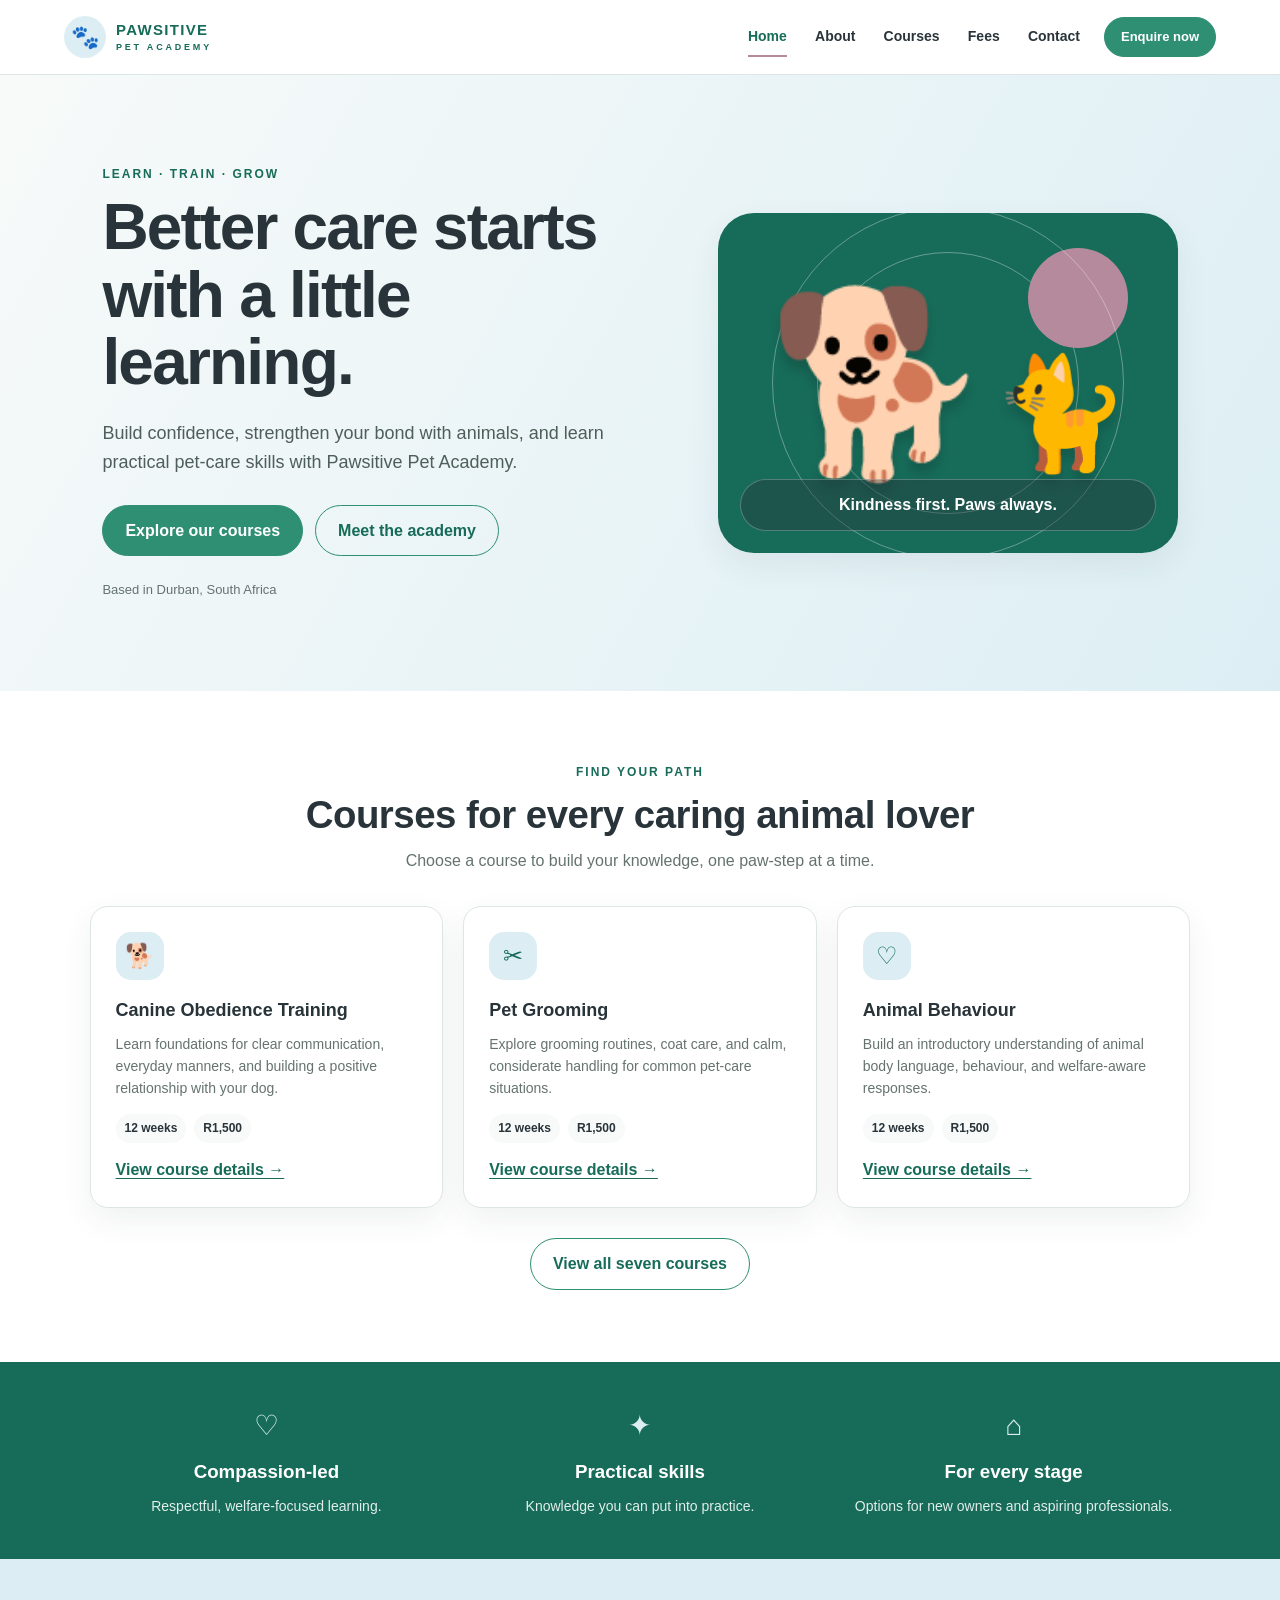
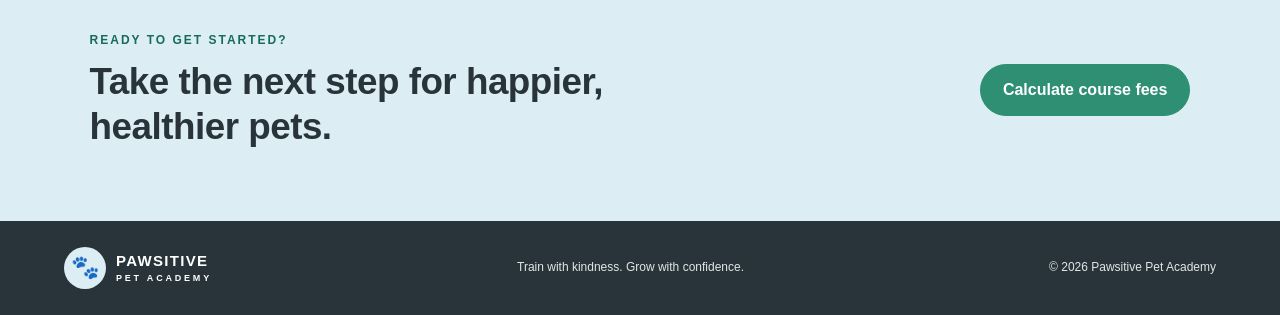
<file: index.html>
<!DOCTYPE html><html lang="en"><head><meta charset="UTF-8"><meta name="viewport" content="width=device-width, initial-scale=1.0"><meta name="description" content="Pawsitive Pet Academy pet-care training in Durban, South Africa."><title>Home | Pawsitive Pet Academy</title><link rel="stylesheet" href="style.css"><script src="script.js" defer></script></head><body><header class="site-header"><a class="brand" href="index.html"><span class="brand-mark">🐾</span><span class="brand-name">PAWSITIVE <small>PET ACADEMY</small></span></a><button class="menu-toggle" type="button" aria-expanded="false" aria-controls="main-nav">Menu</button><nav id="main-nav" class="main-nav" aria-label="Main navigation"><a class="active" href="index.html">Home</a><a class="" href="about.html">About</a><a class="" href="courses.html">Courses</a><a class="" href="fees.html">Fees</a><a class="" href="contact.html">Contact</a></nav><a class="button button-small header-cta" href="contact.html">Enquire now</a></header><main><section class="hero"><div class="hero-copy"><p class="eyebrow">Learn · Train · Grow</p><h1>Better care starts with a little learning.</h1><p>Build confidence, strengthen your bond with animals, and learn practical pet-care skills with Pawsitive Pet Academy.</p><div class="hero-actions"><a class="button" href="courses.html">Explore our courses</a><a class="button button-outline" href="about.html">Meet the academy</a></div><p class="hero-note">Based in Durban, South Africa</p></div><div class="hero-art" role="img" aria-label="Decorative dog and cat illustration"><span class="sun"></span><span class="pet-emoji">🐕</span><span class="pet-emoji cat">🐈</span><span class="art-label">Kindness first. Paws always.</span></div></section><section class="section"><div class="section-heading"><p class="eyebrow">Find your path</p><h2>Courses for every caring animal lover</h2><p>Choose a course to build your knowledge, one paw-step at a time.</p></div><div class="course-grid" data-featured-courses></div><div class="center"><a class="button button-outline" href="courses.html">View all seven courses</a></div></section><section class="values-band"><div><span class="value-icon">♡</span><h3>Compassion-led</h3><p>Respectful, welfare-focused learning.</p></div><div><span class="value-icon">✦</span><h3>Practical skills</h3><p>Knowledge you can put into practice.</p></div><div><span class="value-icon">⌂</span><h3>For every stage</h3><p>Options for new owners and aspiring professionals.</p></div></section><section class="section callout"><div><p class="eyebrow">Ready to get started?</p><h2>Take the next step for happier, healthier pets.</h2></div><a class="button" href="fees.html">Calculate course fees</a></section></main><footer class="site-footer"><a class="brand footer-brand" href="index.html"><span class="brand-mark">🐾</span><span class="brand-name">PAWSITIVE <small>PET ACADEMY</small></span></a><p>Train with kindness. Grow with confidence.</p><span>© <span data-year></span> Pawsitive Pet Academy</span></footer></body></html>
</file>
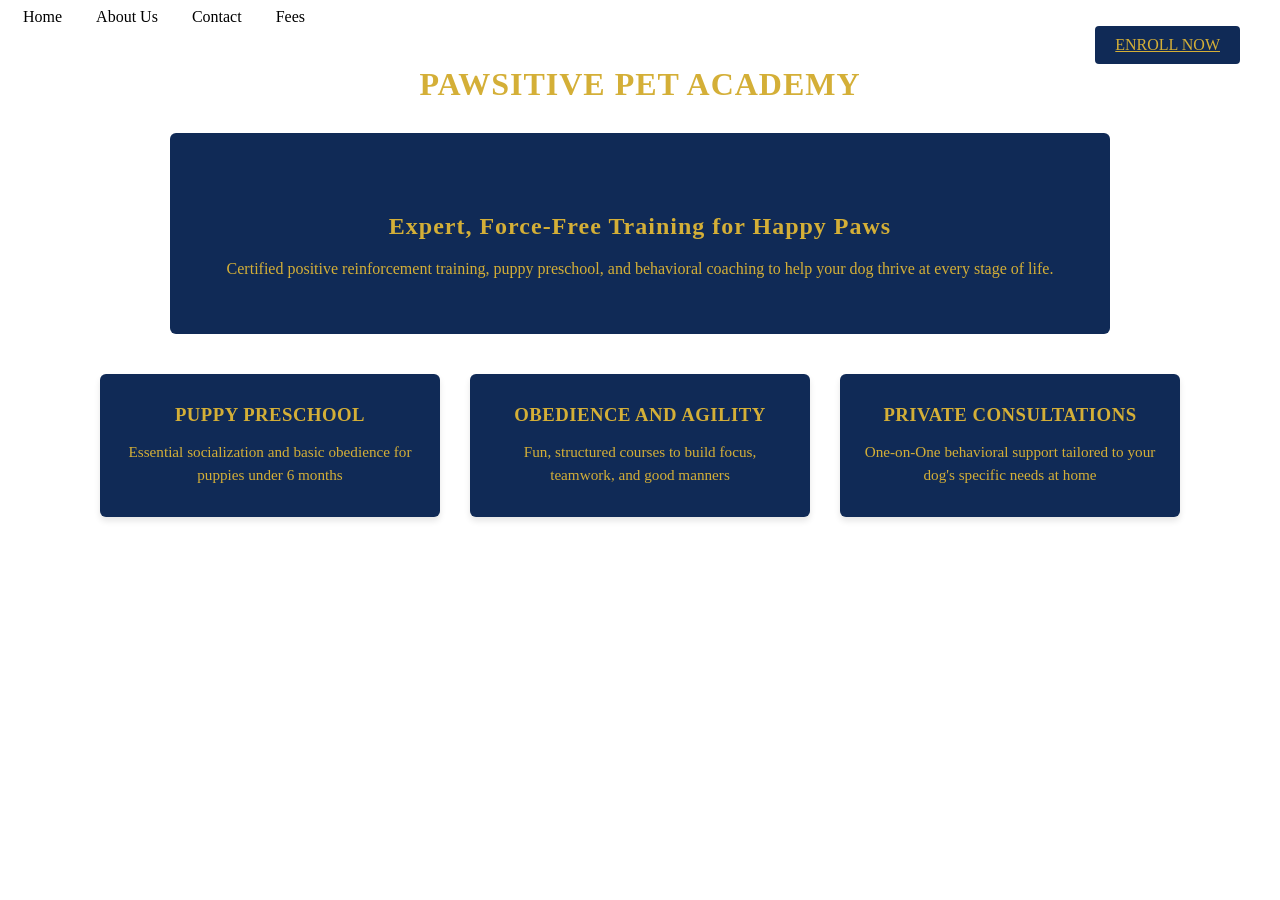
<file: html/index.html>
<!DOCTYPE html> 
<html>

  <head>
     <title>PAWSITIVE PET ACADEMY</title>

 <style>

nav {
   grid-column: 2;
   justify-self: center;
   color: black;
}

.enroll-btn { 
   border-radius: 6px;
   max-width: 300px;
   background-color: #102a56;
   color: #d4af37;
   padding: 10px 20px;
   border-radius: 4px;
   grid-column: 3;
   position: absolute;
   right: 40px;
   
}
   
    
h1 {
   text-align: center;
   color: #d4af37;
   font-size: 2.2 rem;
   letter-spacing: 1px;
   margin-top: 40px;
   text-size: bold;
   
}

h2{
   text-align: center;
   color: #d4af37;
   font-size: 2.2 rem;
   letter-spacing: 1px;
   margin-top: 40px;
   text-size: bold;
   
}

.hero-banner {
   background-color: #102a56;
   color: #d4af37;
   text-align: center;
   padding: 40px 20px;
   max-width: 900px;
   margin: 30px auto;
   border-radius: 6px;
}

.cards-container {
   display: flex;
   justify-content: center;
   gap: 30px;
   max-width: 1100px;
   margin: 40px auto;
   padding: 0 20px;
}

.card { 
   background-color: #102a56;
   color: #d4af37;
   padding: 30px 20px;
   border-radius: 6px;
   width: 300px;
   text-align: center;
   box-shadow: 0 4px 6px rgba(0, 0, 0, 0.1);
   display: flex;
   flex-direction: column;
   justify-content: center;
}

.card h3 {
   color: #d4af37;
   font-size: 1.1 rem;
   margin-top: 0;
   margin-bottom: 15px;
   letter-spacing: 0.5px;
}

.card p {
   color: #d4af37;
   font-size: 0.95rem;
   line-height: 1.5;
   margin: 0;
}



</style>
</head>


<body>


 <nav style="marign: 0 auto">
    <a href="index.html" style="margin: 0 15px; text-decoration: none; color: black; font-weight: 500;">Home</a>
    <a href="about us.html" style="margin: 0 15px; text-decoration: none; color: black; font-weight: 500;">About Us</a>
    <a href="contact.html" style="margin: 0 15px; text-decoration: none; color: black; font-weight: 500;">Contact</a>
    <a href="fees.html" style="margin: 0 15px; text-decoration: none; color: black; font-weight: 500;">Fees</a>

</nav>

<a href="enroll.html" class="enroll-btn">ENROLL NOW</a>


<h1>PAWSITIVE PET ACADEMY</h1>


<div class="hero-banner">
   <h2>Expert, Force-Free Training for Happy Paws</h2>
   <p>Certified positive reinforcement training, puppy preschool, and behavioral coaching to help your dog thrive at every stage of life.</p>

</div>

<div class="cards-container">


   <!-- Card 1: Puppy Preschool--!>
   <div class="card">
      <h3>PUPPY PRESCHOOL</h3> 
      <p>Essential socialization and basic obedience for puppies under 6 months</p>
</div>

   <!-- Card 2: Obedience and Agility --!>
   <div class="card">
      <h3>OBEDIENCE AND AGILITY</h3>
      <p>Fun, structured courses to build focus, teamwork, and good manners</p>
 </div>

   <!-- Card 3: Private Consultations --!>
   <div class="card">
      <h3>PRIVATE CONSULTATIONS</h3>
      <p>One-on-One behavioral support tailored to your dog's specific needs at home</p>
</div>

</div>
    

 </body>

</html>
</file>
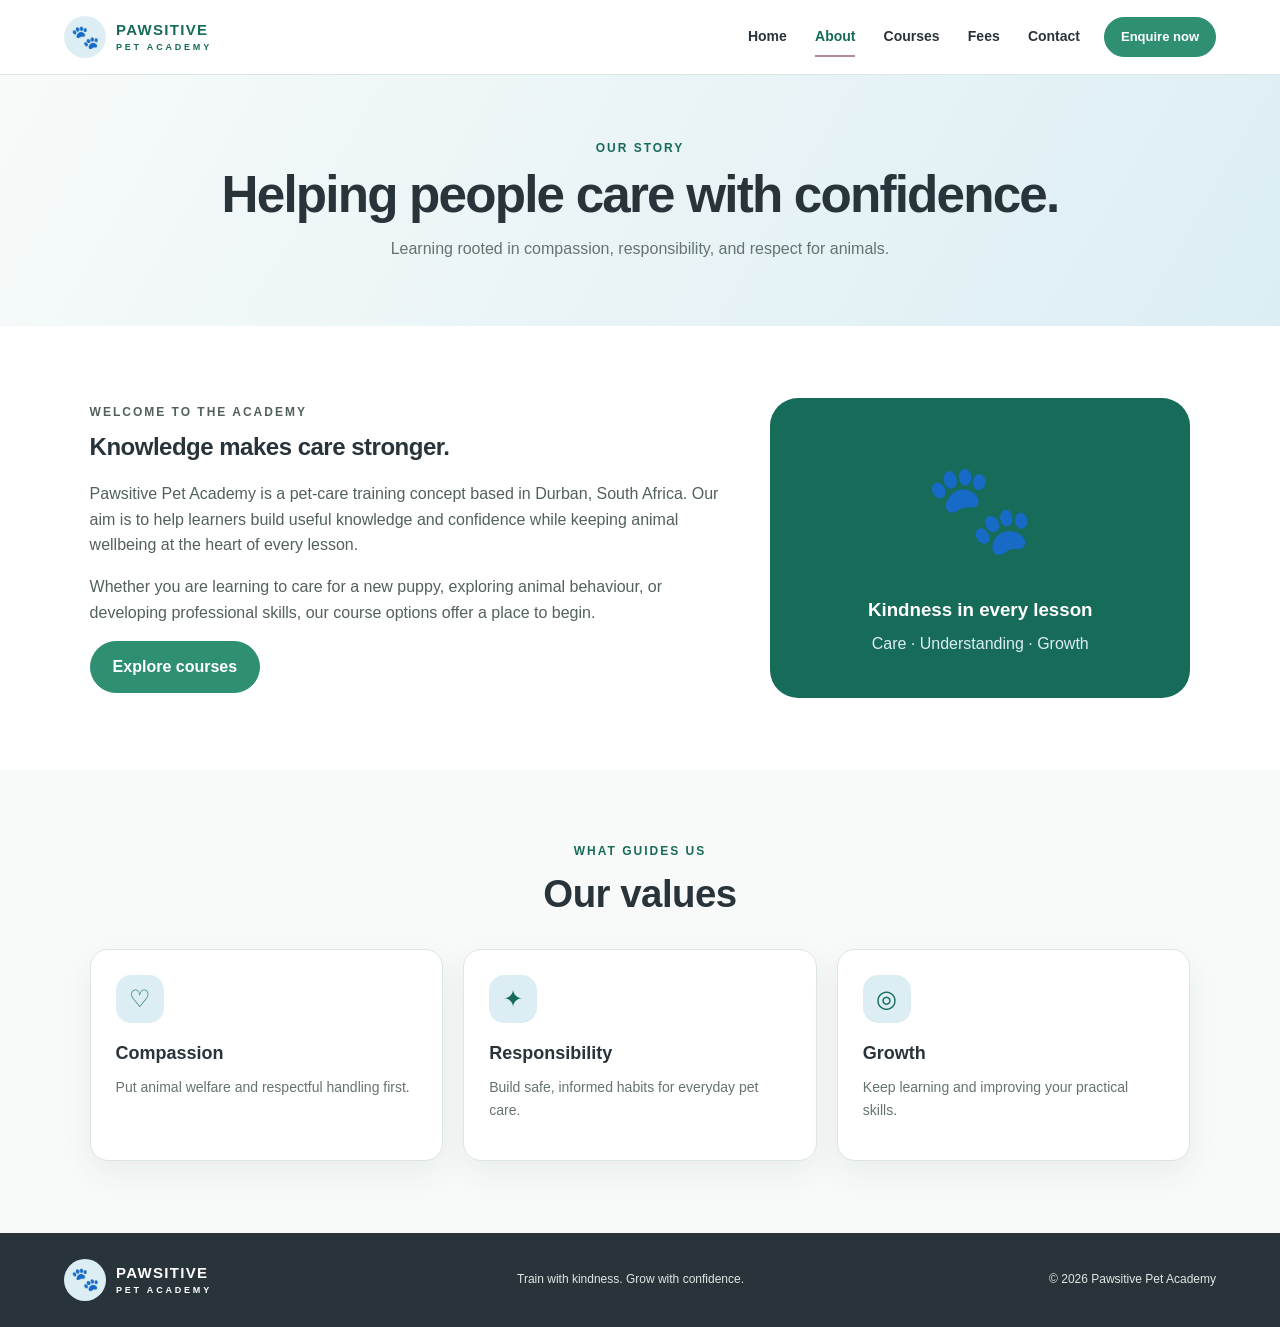
<file: about.html>
<!DOCTYPE html><html lang="en"><head><meta charset="UTF-8"><meta name="viewport" content="width=device-width, initial-scale=1.0"><meta name="description" content="Pawsitive Pet Academy pet-care training in Durban, South Africa."><title>About Us | Pawsitive Pet Academy</title><link rel="stylesheet" href="style.css"><script src="script.js" defer></script></head><body><header class="site-header"><a class="brand" href="index.html"><span class="brand-mark">🐾</span><span class="brand-name">PAWSITIVE <small>PET ACADEMY</small></span></a><button class="menu-toggle" type="button" aria-expanded="false" aria-controls="main-nav">Menu</button><nav id="main-nav" class="main-nav" aria-label="Main navigation"><a class="" href="index.html">Home</a><a class="active" href="about.html">About</a><a class="" href="courses.html">Courses</a><a class="" href="fees.html">Fees</a><a class="" href="contact.html">Contact</a></nav><a class="button button-small header-cta" href="contact.html">Enquire now</a></header><main><section class="page-hero"><p class="eyebrow">Our story</p><h1>Helping people care with confidence.</h1><p>Learning rooted in compassion, responsibility, and respect for animals.</p></section><section class="section split-section"><div><p class="eyebrow">Welcome to the academy</p><h2>Knowledge makes care stronger.</h2><p>Pawsitive Pet Academy is a pet-care training concept based in Durban, South Africa. Our aim is to help learners build useful knowledge and confidence while keeping animal wellbeing at the heart of every lesson.</p><p>Whether you are learning to care for a new puppy, exploring animal behaviour, or developing professional skills, our course options offer a place to begin.</p><a class="button" href="courses.html">Explore courses</a></div><div class="illustration-card"><span class="large-paw">🐾</span><h3>Kindness in every lesson</h3><p>Care · Understanding · Growth</p></div></section><section class="section soft-section"><div class="section-heading"><p class="eyebrow">What guides us</p><h2>Our values</h2></div><div class="three-grid"><article class="info-card"><span class="card-symbol">♡</span><h3>Compassion</h3><p>Put animal welfare and respectful handling first.</p></article><article class="info-card"><span class="card-symbol">✦</span><h3>Responsibility</h3><p>Build safe, informed habits for everyday pet care.</p></article><article class="info-card"><span class="card-symbol">◎</span><h3>Growth</h3><p>Keep learning and improving your practical skills.</p></article></div></section></main><footer class="site-footer"><a class="brand footer-brand" href="index.html"><span class="brand-mark">🐾</span><span class="brand-name">PAWSITIVE <small>PET ACADEMY</small></span></a><p>Train with kindness. Grow with confidence.</p><span>© <span data-year></span> Pawsitive Pet Academy</span></footer></body></html>
</file>
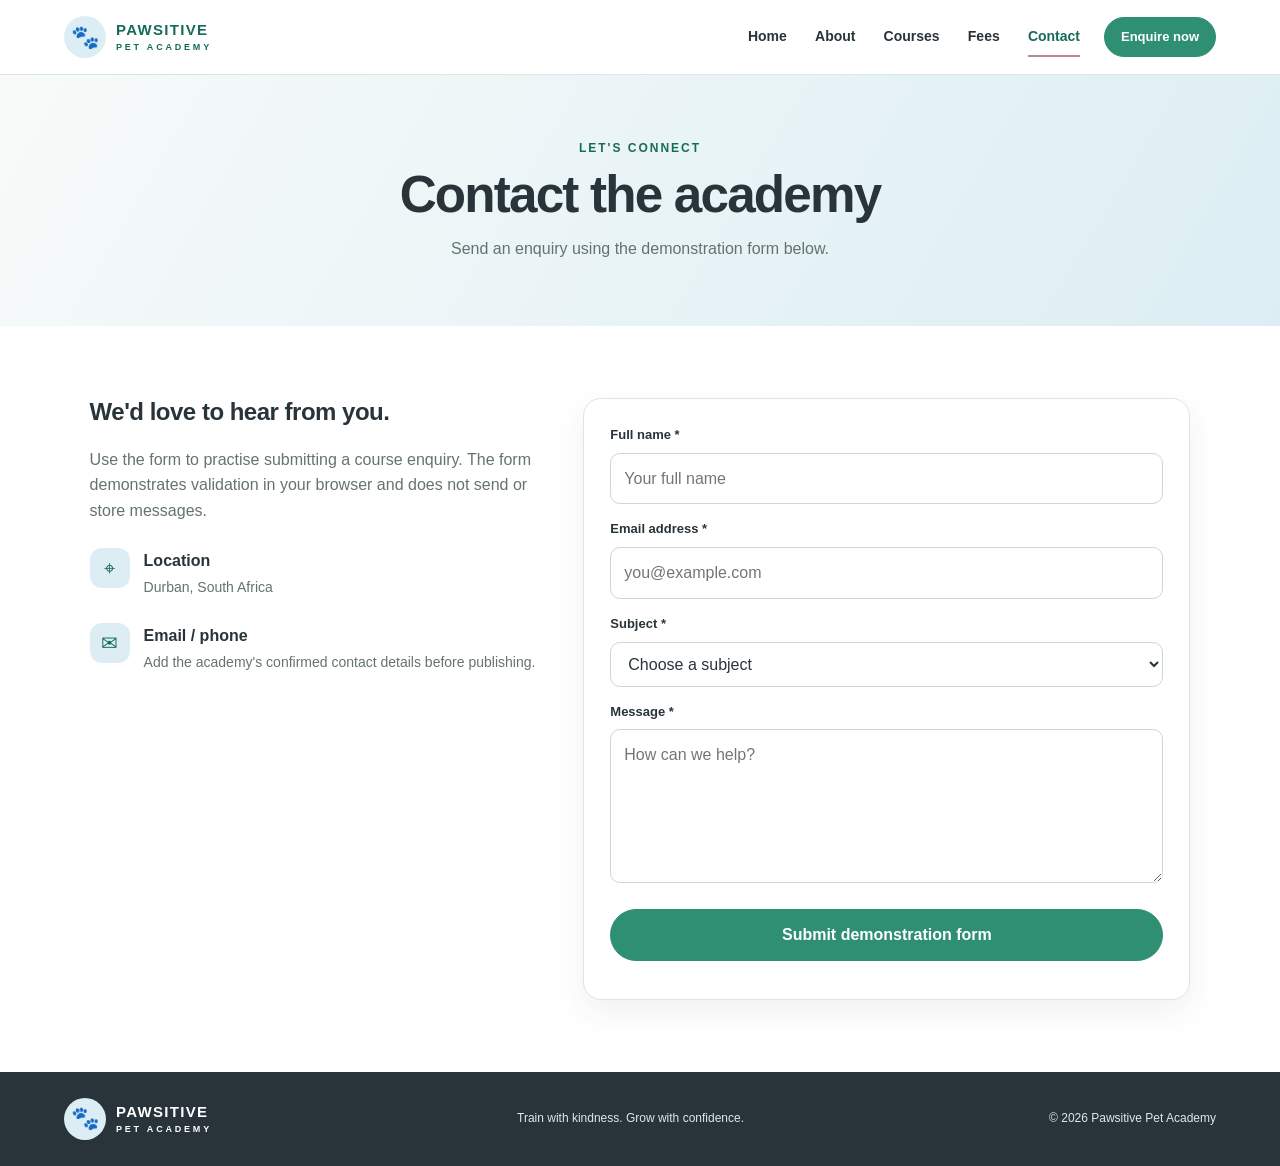
<file: contact.html>
<!DOCTYPE html><html lang="en"><head><meta charset="UTF-8"><meta name="viewport" content="width=device-width, initial-scale=1.0"><meta name="description" content="Pawsitive Pet Academy pet-care training in Durban, South Africa."><title>Contact | Pawsitive Pet Academy</title><link rel="stylesheet" href="style.css"><script src="script.js" defer></script></head><body><header class="site-header"><a class="brand" href="index.html"><span class="brand-mark">🐾</span><span class="brand-name">PAWSITIVE <small>PET ACADEMY</small></span></a><button class="menu-toggle" type="button" aria-expanded="false" aria-controls="main-nav">Menu</button><nav id="main-nav" class="main-nav" aria-label="Main navigation"><a class="" href="index.html">Home</a><a class="" href="about.html">About</a><a class="" href="courses.html">Courses</a><a class="" href="fees.html">Fees</a><a class="active" href="contact.html">Contact</a></nav><a class="button button-small header-cta" href="contact.html">Enquire now</a></header><main><section class="page-hero"><p class="eyebrow">Let's connect</p><h1>Contact the academy</h1><p>Send an enquiry using the demonstration form below.</p></section><section class="section contact-layout"><div class="contact-copy"><h2>We'd love to hear from you.</h2><p>Use the form to practise submitting a course enquiry. The form demonstrates validation in your browser and does not send or store messages.</p><div class="contact-detail"><span>⌖</span><div><strong>Location</strong><p>Durban, South Africa</p></div></div><div class="contact-detail"><span>✉</span><div><strong>Email / phone</strong><p>Add the academy's confirmed contact details before publishing.</p></div></div></div><form class="contact-form" data-contact-form><label for="full-name">Full name *</label><input id="full-name" name="fullName" autocomplete="name" required placeholder="Your full name"><label for="email">Email address *</label><input id="email" name="email" type="email" autocomplete="email" required placeholder="you@example.com"><label for="subject">Subject *</label><select id="subject" name="subject" required><option value="">Choose a subject</option><option>Course information</option><option>Fees and discounts</option><option>Enrolment enquiry</option><option>Other</option></select><label for="message">Message *</label><textarea id="message" name="message" rows="5" required placeholder="How can we help?"></textarea><button class="button full-width" type="submit">Submit demonstration form</button><p class="form-feedback" data-form-feedback role="status"></p></form></section></main><footer class="site-footer"><a class="brand footer-brand" href="index.html"><span class="brand-mark">🐾</span><span class="brand-name">PAWSITIVE <small>PET ACADEMY</small></span></a><p>Train with kindness. Grow with confidence.</p><span>© <span data-year></span> Pawsitive Pet Academy</span></footer></body></html>
</file>
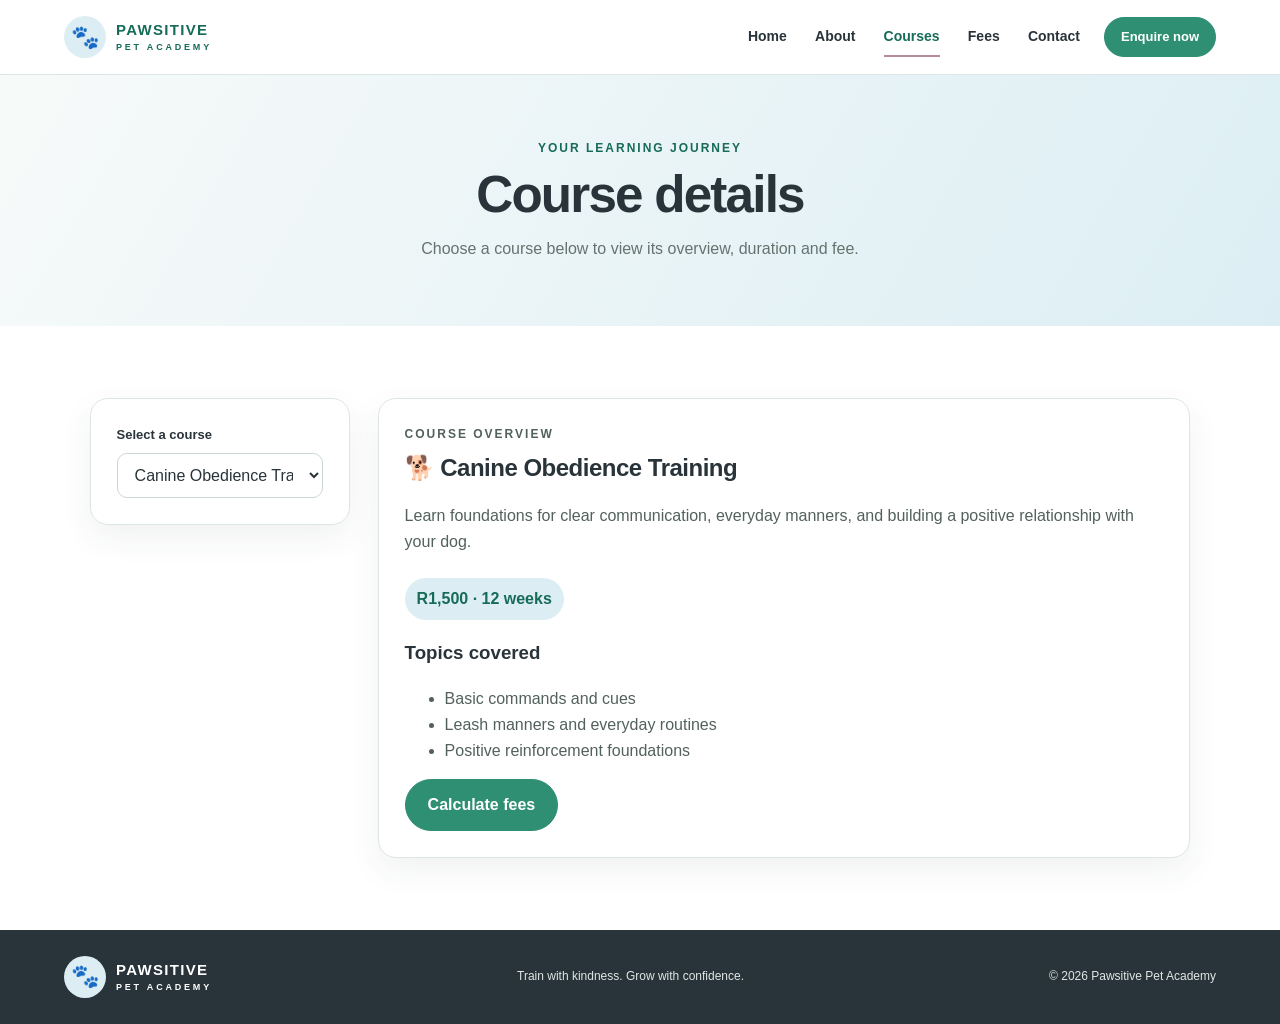
<file: course.html>
<!DOCTYPE html><html lang="en"><head><meta charset="UTF-8"><meta name="viewport" content="width=device-width, initial-scale=1.0"><meta name="description" content="Pawsitive Pet Academy pet-care training in Durban, South Africa."><title>Course Details | Pawsitive Pet Academy</title><link rel="stylesheet" href="style.css"><script src="script.js" defer></script></head><body><header class="site-header"><a class="brand" href="index.html"><span class="brand-mark">🐾</span><span class="brand-name">PAWSITIVE <small>PET ACADEMY</small></span></a><button class="menu-toggle" type="button" aria-expanded="false" aria-controls="main-nav">Menu</button><nav id="main-nav" class="main-nav" aria-label="Main navigation"><a class="" href="index.html">Home</a><a class="" href="about.html">About</a><a class="active" href="courses.html">Courses</a><a class="" href="fees.html">Fees</a><a class="" href="contact.html">Contact</a></nav><a class="button button-small header-cta" href="contact.html">Enquire now</a></header><main><section class="page-hero"><p class="eyebrow">Your learning journey</p><h1>Course details</h1><p>Choose a course below to view its overview, duration and fee.</p></section><section class="section course-detail-layout"><aside class="detail-picker"><label for="course-picker">Select a course</label><select id="course-picker" data-course-picker></select></aside><article class="detail-panel" data-course-detail aria-live="polite"></article></section></main><footer class="site-footer"><a class="brand footer-brand" href="index.html"><span class="brand-mark">🐾</span><span class="brand-name">PAWSITIVE <small>PET ACADEMY</small></span></a><p>Train with kindness. Grow with confidence.</p><span>© <span data-year></span> Pawsitive Pet Academy</span></footer></body></html>
</file>
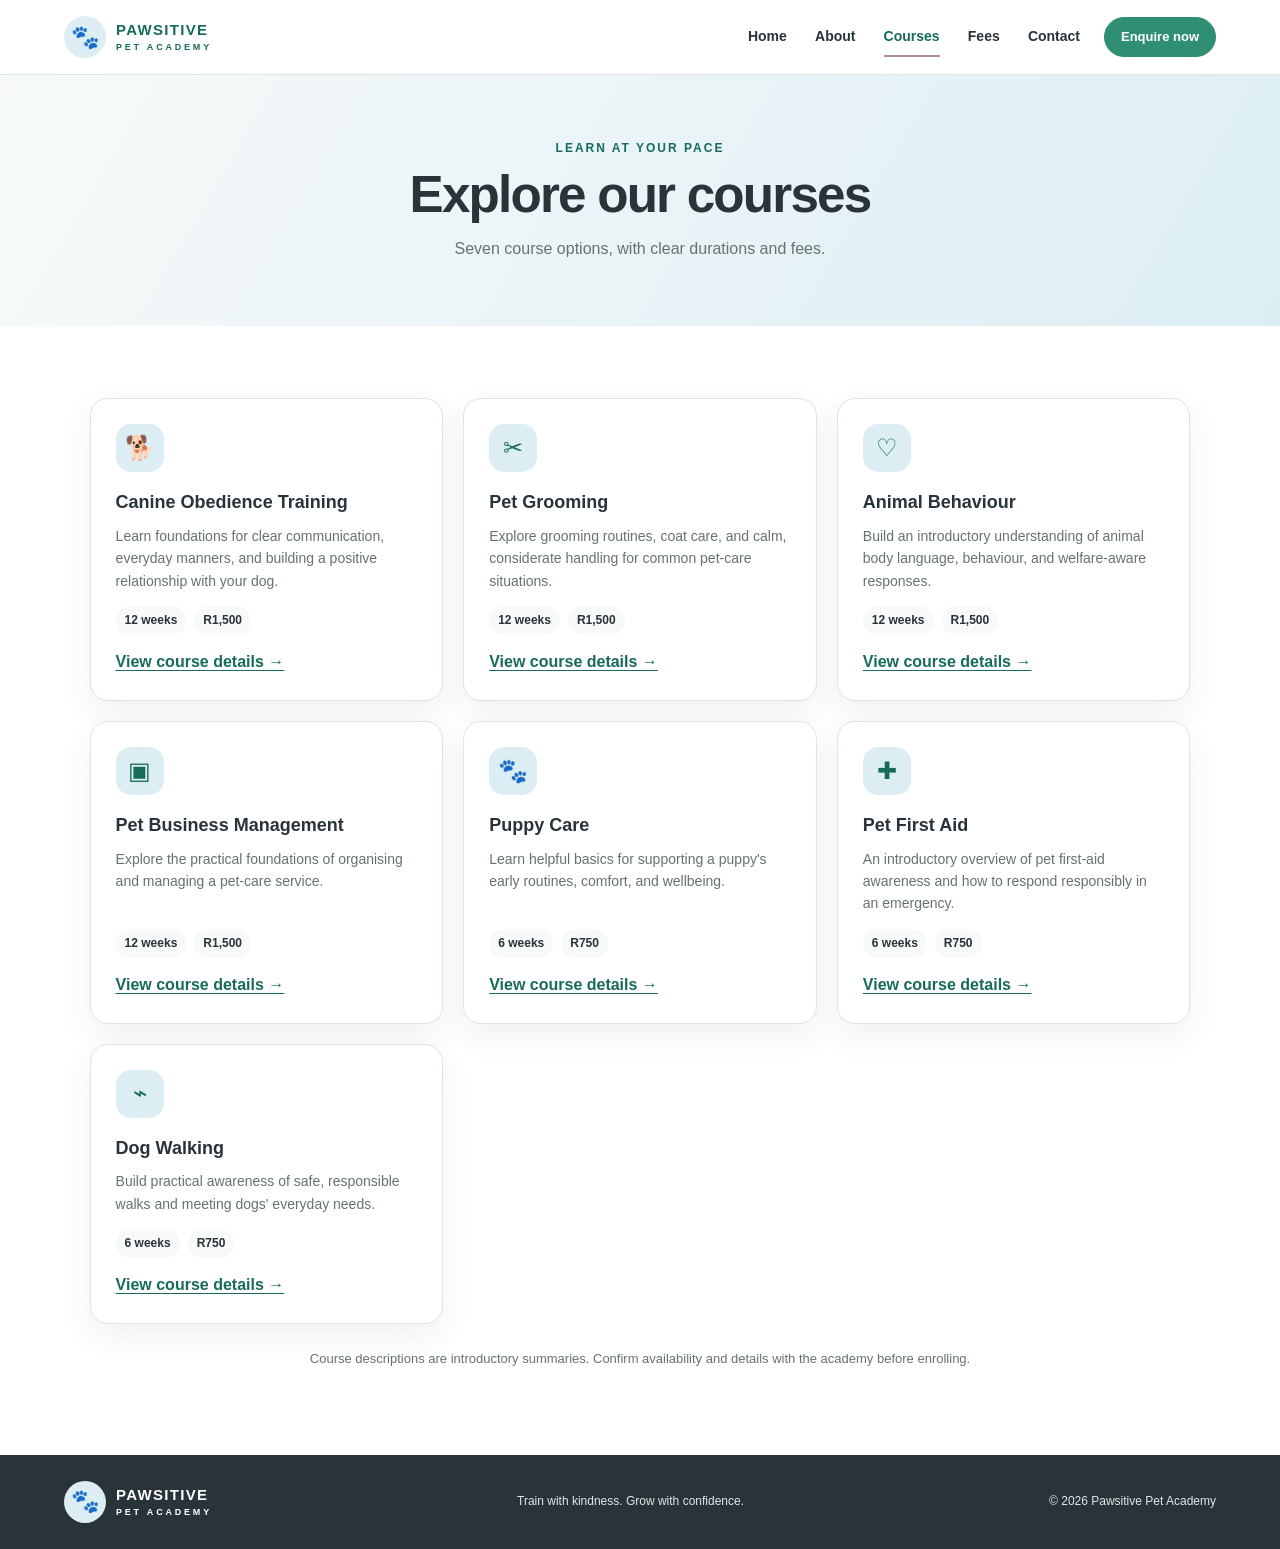
<file: courses.html>
<!DOCTYPE html><html lang="en"><head><meta charset="UTF-8"><meta name="viewport" content="width=device-width, initial-scale=1.0"><meta name="description" content="Pawsitive Pet Academy pet-care training in Durban, South Africa."><title>Courses | Pawsitive Pet Academy</title><link rel="stylesheet" href="style.css"><script src="script.js" defer></script></head><body><header class="site-header"><a class="brand" href="index.html"><span class="brand-mark">🐾</span><span class="brand-name">PAWSITIVE <small>PET ACADEMY</small></span></a><button class="menu-toggle" type="button" aria-expanded="false" aria-controls="main-nav">Menu</button><nav id="main-nav" class="main-nav" aria-label="Main navigation"><a class="" href="index.html">Home</a><a class="" href="about.html">About</a><a class="active" href="courses.html">Courses</a><a class="" href="fees.html">Fees</a><a class="" href="contact.html">Contact</a></nav><a class="button button-small header-cta" href="contact.html">Enquire now</a></header><main><section class="page-hero"><p class="eyebrow">Learn at your pace</p><h1>Explore our courses</h1><p>Seven course options, with clear durations and fees.</p></section><section class="section"><div class="course-grid" data-all-courses></div><p class="fine-print">Course descriptions are introductory summaries. Confirm availability and details with the academy before enrolling.</p></section></main><footer class="site-footer"><a class="brand footer-brand" href="index.html"><span class="brand-mark">🐾</span><span class="brand-name">PAWSITIVE <small>PET ACADEMY</small></span></a><p>Train with kindness. Grow with confidence.</p><span>© <span data-year></span> Pawsitive Pet Academy</span></footer></body></html>
</file>
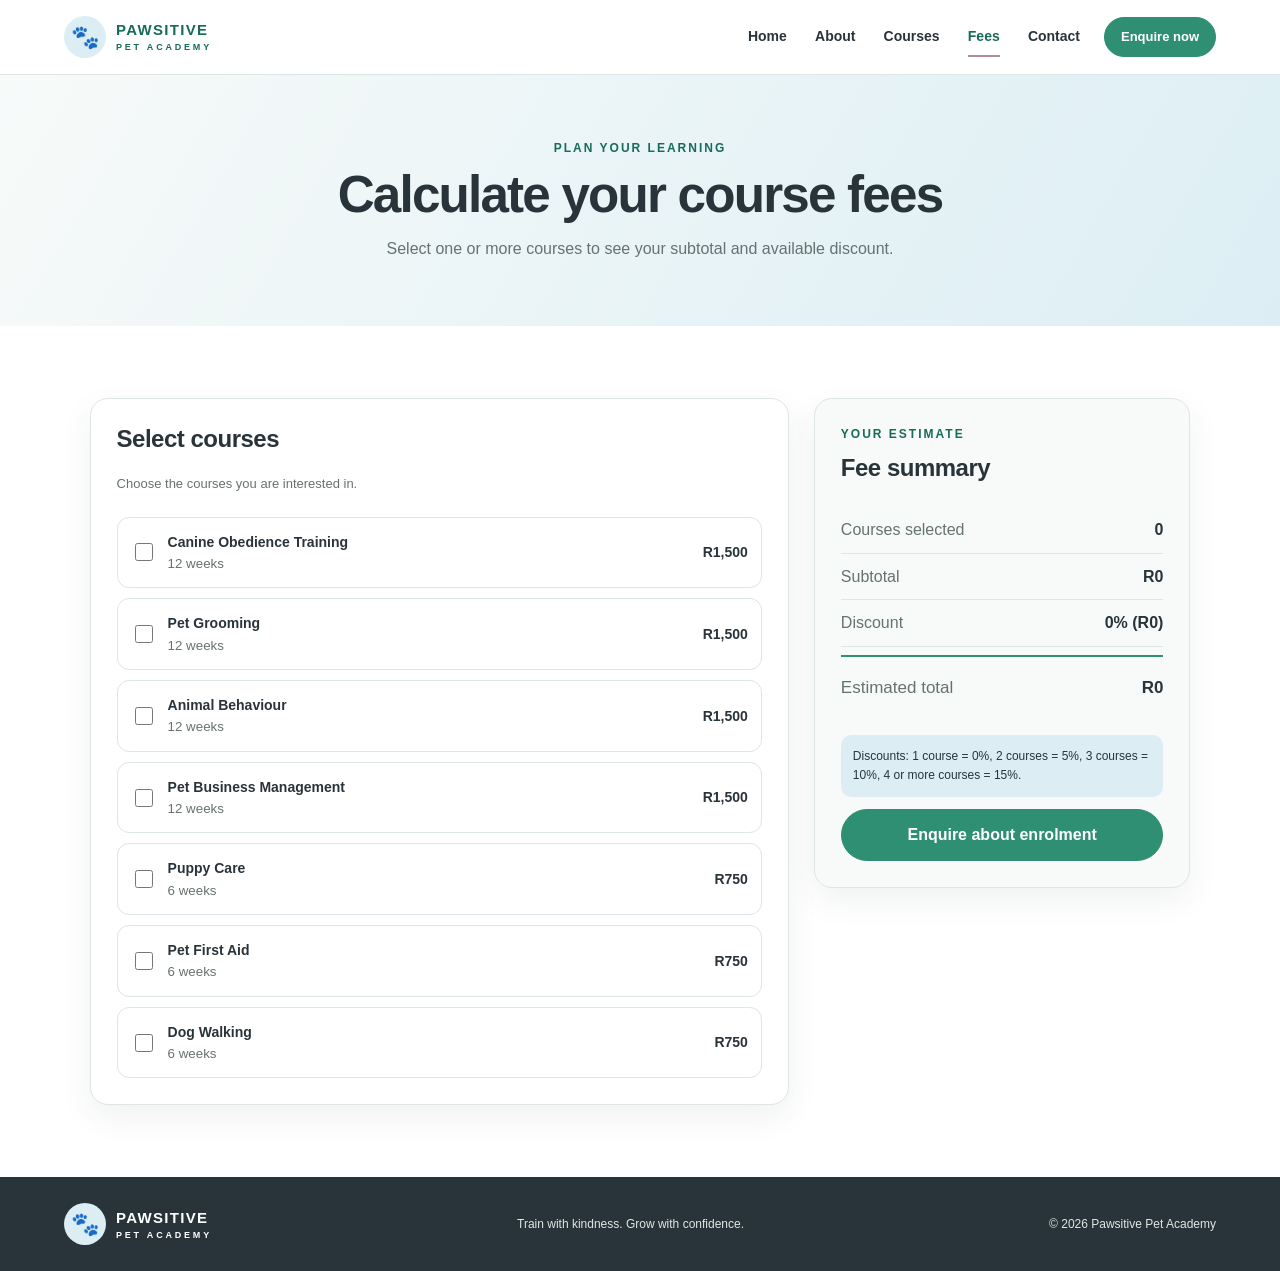
<file: fees.html>
<!DOCTYPE html><html lang="en"><head><meta charset="UTF-8"><meta name="viewport" content="width=device-width, initial-scale=1.0"><meta name="description" content="Pawsitive Pet Academy pet-care training in Durban, South Africa."><title>Calculate Fees | Pawsitive Pet Academy</title><link rel="stylesheet" href="style.css"><script src="script.js" defer></script></head><body><header class="site-header"><a class="brand" href="index.html"><span class="brand-mark">🐾</span><span class="brand-name">PAWSITIVE <small>PET ACADEMY</small></span></a><button class="menu-toggle" type="button" aria-expanded="false" aria-controls="main-nav">Menu</button><nav id="main-nav" class="main-nav" aria-label="Main navigation"><a class="" href="index.html">Home</a><a class="" href="about.html">About</a><a class="" href="courses.html">Courses</a><a class="active" href="fees.html">Fees</a><a class="" href="contact.html">Contact</a></nav><a class="button button-small header-cta" href="contact.html">Enquire now</a></header><main><section class="page-hero"><p class="eyebrow">Plan your learning</p><h1>Calculate your course fees</h1><p>Select one or more courses to see your subtotal and available discount.</p></section><section class="section calculator-layout"><div class="calculator-card"><h2>Select courses</h2><p class="muted">Choose the courses you are interested in.</p><div data-fee-options class="fee-options"></div></div><aside class="summary-card"><p class="eyebrow">Your estimate</p><h2>Fee summary</h2><dl class="fee-summary"><div><dt>Courses selected</dt><dd data-count>0</dd></div><div><dt>Subtotal</dt><dd data-subtotal>R0</dd></div><div><dt>Discount</dt><dd data-discount>0% (R0)</dd></div><div class="total-row"><dt>Estimated total</dt><dd data-total>R0</dd></div></dl><p class="discount-note">Discounts: 1 course = 0%, 2 courses = 5%, 3 courses = 10%, 4 or more courses = 15%.</p><a class="button full-width" href="contact.html">Enquire about enrolment</a></aside></section></main><footer class="site-footer"><a class="brand footer-brand" href="index.html"><span class="brand-mark">🐾</span><span class="brand-name">PAWSITIVE <small>PET ACADEMY</small></span></a><p>Train with kindness. Grow with confidence.</p><span>© <span data-year></span> Pawsitive Pet Academy</span></footer></body></html>
</file>
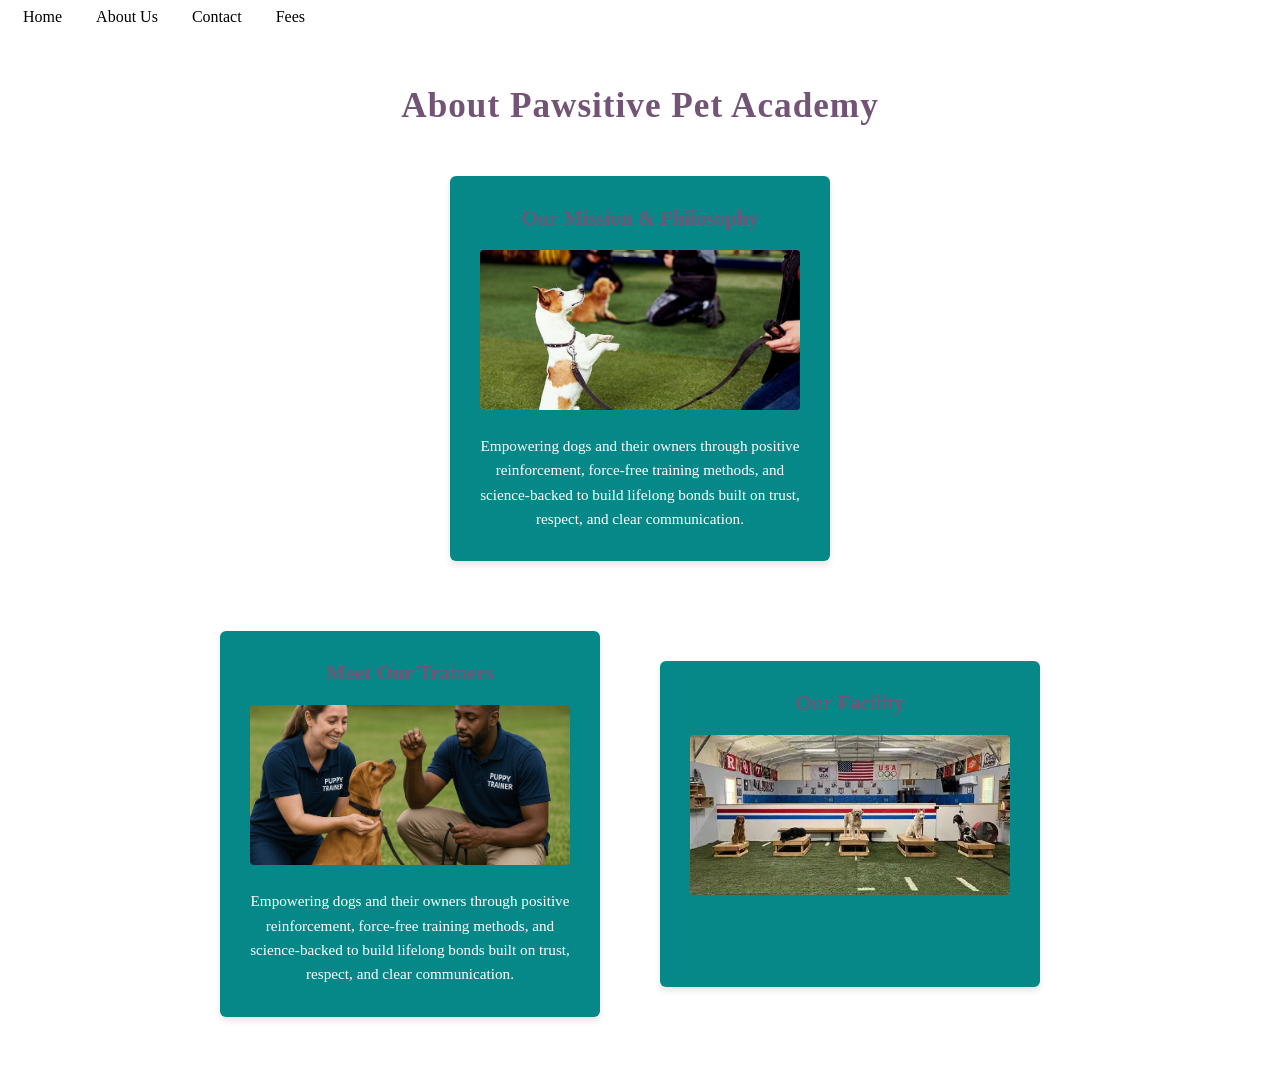
<file: html/about us.html>
<!DOCTYPE html> 
<html>

  <head>
     <title>PAWSITIVE PET ACADEMY</title>


<style>

nav {
   gridcolumn: 2;
   justify-self: center;
   color: black;
}


.about-containers {
   diplay: flex;
   justify-content: center;
   gap: 40px;
   max-width: 1200px;
   margin: 30px auto;
   padding: 0 20px;
   flex-wrap: wrap;
}

.about-card {
   background-color: #078888;
   color: #d4af37;
   padding: 30px;
   border-radius: 6px;
   width: 320px;
   text-align: center;
   box-shadow: 0 4px 6px rgba(0, 0, 0, 0.1);
}

.about-card h2 {
   color: #d4af37;
   font-size: 1.3rem;
   margin-top: 0;
   margi-bottom: 20px;
}


.about-card p {
   color: #d4afe37;
   font-size: 0.95rem;
   line-height: 1.6;
   margin: 0;
}

.about-card img {
   width: 100%;
   height: 160px;
   object-fit: cover;
   border-radius: 4px;
   margin-bottom: 20px;
   display: block;
}



</style>

</head>

 
 <body>

<nav style+"margin: 0 auto;">
    <a href="index.html" style="margin: 0 15px; text-decoration: none; color: black; font-weight: 500;">Home</a>
    <a href="about us.html" style="margin: 0 15px; text-decoration: none; color: black; font-weight: 500;">About Us</a>
    <a href="contact.html" style="margin: 0 15px; text-decoration: none; color: black; font-weight: 500;">Contact</a>
    <a href="fees.html" style="margin: 0 15px; text-decoration: none; color: black; font-weight: 500;">Fees</a>

</nav>


<div style="text-align: center; margin-top: 40px; padding: 20px;">
  <h1 style="color: #735477; font-size: 2.2rem; letter-spacing: 1px; margin: 0;">About Pawsitive Pet Academy</h1>
</div>


<div style="display: flex; justify-content: center; gap: 40px; max-width: 1200px; margin: 30px auto; padding: 0 20px; flex-wrap: wrap;">

<div style="background-color: #078888; color: #d4af37; padding: 30px; border-radius: 6px; width: 320px; text-align: center; box-shadow: 0 4px 6px rgba(0, 0, 0, 0.1);">

<h2 style="color: #735477; font-size: 1.3rem; margin-top: 0; margin-bottom: 20px; text-size: bold;">Our Mission & Philosophy</h2>

  

<img src="mission.png" style="width: 100%; height: 160px; object-fit: cover; border-radius: 4px; margin-bottom: 20px;">

<p style="color: #ffffff; font-size: 0.95rem; line-height: 1.6; margin: 0;">Empowering dogs and their owners through positive reinforcement, force-free training methods, and science-backed to build lifelong bonds built on trust, respect, and clear communication.</p>


</div>


<div style="display: flex; justify-content: center; gap: 40px; max-width: 1200px; margin: 30px auto; padding: 0 20px; flex-wrap: wrap;">

<div style="background-color: #078888; color: #d4af37; padding: 30px; border-radius: 6px; width: 320px; text-align: center; box-shadow: 0 4px 6px rgba(0, 0, 0, 0.1);">

<h2 style="color: #735477; font-size: 1.3rem; margin-top: 0; margin-bottom: 20px; text-size: bold;">Meet Our Trainers</h2>

  

<img src="trainers1.png" style="width: 100%; height: 160px; object-fit: cover; border-radius: 4px; margin-bottom: 20px;">

<p style="color: #ffffff; font-size: 0.95rem; line-height: 1.6; margin: 0;">Empowering dogs and their owners through positive reinforcement, force-free training methods, and science-backed to build lifelong bonds built on trust, respect, and clear communication.</p>

</div>



<div style="display: flex; justify-content: center; gap: 40px; max-width: 1200px; margin: 30px auto; padding: 0 20px; flex-wrap: wrap;">

<div style="background-color: #078888; color: #d4af37; padding: 30px; border-radius: 6px; width: 320px; text-align: center; box-shadow: 0 4px 6px rgba(0, 0, 0, 0.1);">

<h2 style="color: #735477; font-size: 1.3rem; margin-top: 0; margin-bottom: 20px;">Our Facility</h2>

  

<img src="facility.png" style="width: 100%; height: 160px; object-fit: cover; border-radius: 4px; margin-bottom: 20px;">






</div>

</div>


 </body>

</html>
</file>
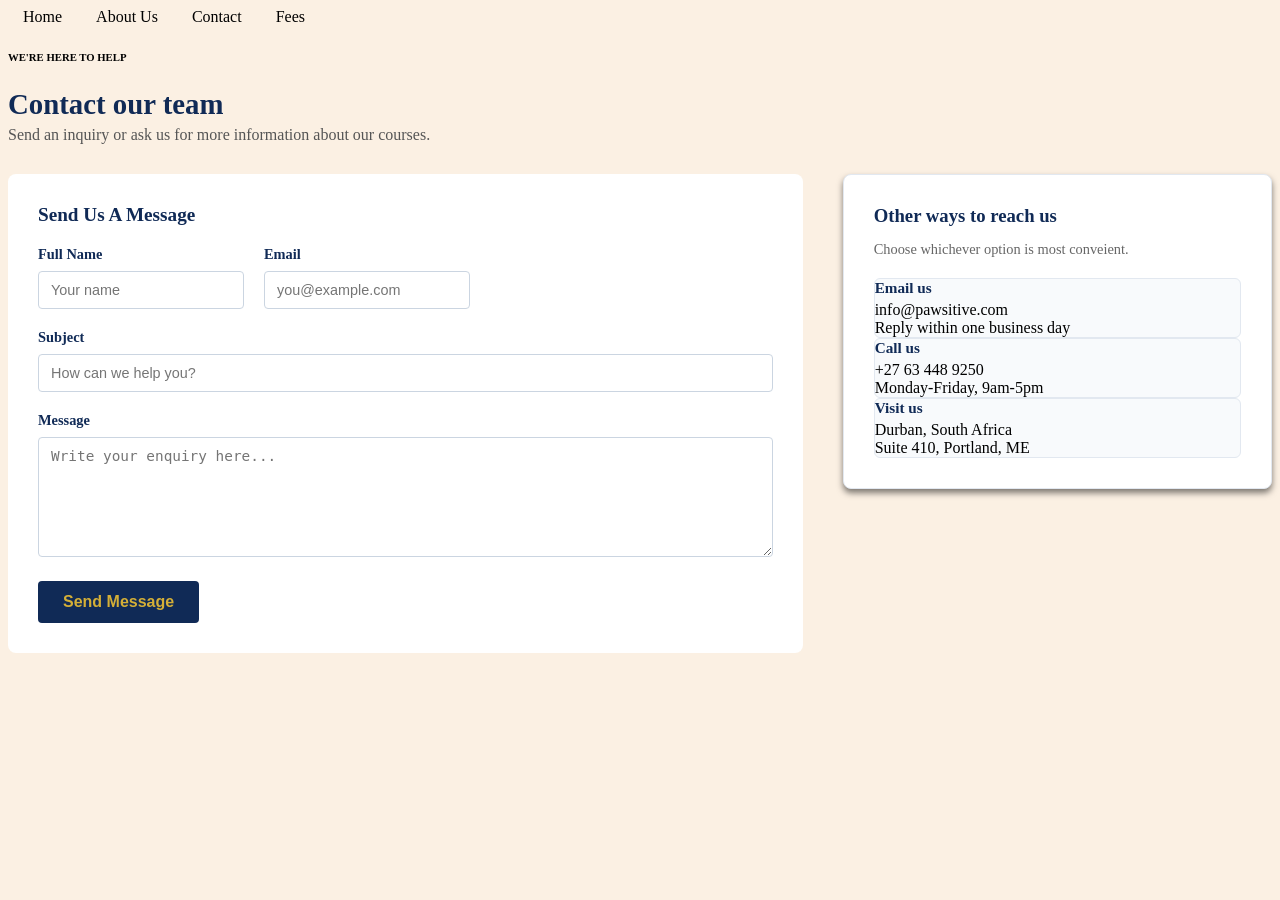
<file: html/contact.html>
<!DOCTYPE html> 
<html>

  <head>
     <title>PAWSITIVE PET ACADEMY</title>


<style>

nav {
   gridcolumn: 2;
   justify-self: center;
   color: black;
}

body {
   background-color: #fbf0e3;
}


.contact-container {
   max-width: 1100px;
   margin: 40px auto;
   padding: 0 20px;
}

.contact-header {
margin-bottom: 30px;
}

.contact-header h2 {
   color: #102a56;
   font-size: 1.8rem;
   margin-bottom: 5px;
}

.contact-header p {
   color: #555;
   font-size: 1rem;
   margin: 0;
}

.contact-grid {
   display: flex;
   gap: 40px;
   flex-wrap: wrap;
}

.contact-form-box {
   flex: 2;
   background: #ffffff;
   padding: 30px;
   border-radius: 8px;
   bow-shadow: 0 4px 6px rgba(0, 0, 0, 0.15);
   border: 1px solid #e2e8fo;
}

.contact-form-box h3 {
   color: #102a56;
   margin-top: 0;
   margin-bottom: 20px;
   font-size: 1.2rem;
}

.form-group {
   margin-bottom: 20px;
}


.form-row {
   display: flex;
   gap: 20px;
}


.form-group label {
   display: block;
   color: #102a56;
   font-weight: 600;
   font-size: 0.9rem;
   margin-bottom: 8px;
}

.form-group input,
.form-group textarea {
   width: 100%;
   padding: 10px 12px;
   border: 1px solid #cbd5e1;
   border-radius: 4px;
   font-size: 0.9rem;
   box-sizing: border-box;
}

.form-group textarea {
   resize: vertical;
   height: 120px;
}

.submit-btn {
   background-color: #102a56;
   color: #d4af37;
   border: none;
   padding: 12px 25px;
   font-weight: bold;
   border-radius: 4px;
   cursor: pointer;
   font-size: 1rem;
}

.submit-btn:hover {
   opacity: 0.9;
}

.contact-info-box {
   flex: 1;
   background: #ffffff;
   padding: 30px;
   border-radius: 8px;
   box-shadow: 0 4px 6px rgba(0, 0, 0, 0.5);
   border: 1px solid #e2e8f0;
   height: fit-content;
}    

.contact-info-box h3 {
   color: #102a56;
   margin-top: 0;
   margin-bottom: 10px;
   fonysize: 1.2rem;
} 

.contact-info-box > p {
   color: #666;
   font-size: 0.9rem;
   margin-bottom: 20px;
}

.info-card {
   border: 1px solid #e2e8f0;
   border-radius: 6px;
   padding: 15px:
   margin-bottom: 15px;
   background: #f8fafc;
}

.info-card strong {
   display: block;
   color: #102a56;
   font-size: 0.95rem;
   margin-bottom: 4px;
}

info-card {
   color: #475569
   font-size: 0.85rem;
}














































</style>
  </head>

 <body>

<nav style+"margin: 0 auto;">
    <a href="index.html" style="margin: 0 15px; text-decoration: none; color: black; font-weight: 500;">Home</a>
    <a href="about us.html" style="margin: 0 15px; text-decoration: none; color: black; font-weight: 500;">About Us</a>
    <a href="contact.html" style="margin: 0 15px; text-decoration: none; color: black; font-weight: 500;">Contact</a>
    <a href="fees.html" style="margin: 0 15px; text-decoration: none; color: black; font-weight: 500;">Fees</a>

</nav>

<div class="contact-header">
   <span style+"color: #64748b; font-size: 0.85rem; text-transform: uppercase; font-weight: bold; letter-spacing: 0.5px;"><h6>WE'RE HERE TO HELP</h6></span>
<h2>Contact our team</h2>
<p>Send an inquiry or ask us for more information about our courses.</p>
</div>

<div class="contact-grid">

<div class="contact-form-box">
<h3>Send Us A Message</h3>
<form action="#" method ="POST">

<div class="form-row">
  <div class="form-group half">
   <label for="fullname">Full Name</label>
   <input type="text" id="fullname" name="fullname" placeholder="Your name">
</div>


<div class="form-group half">
   <label for="email">Email</label>
   <input type="email" id="email" name="email" placeholder="you@example.com">
 </div>
</div>

<div class="form-group">
   <label for="subject">Subject</label>
   <input type="text" id="subject" name="subject" placeholder="How can we help you?">
</div>

<div class="form-group">
   <label for="message">Message</label>
   <textarea id="message" name="message" placeholder="Write your enquiry here..."></textarea>
</div>

   <button type="submit" class="submit-btn">Send Message</button>
 </form>
</div>

<div class="contact-info-box">
    <h3>Other ways to reach us</h3>
    <p>Choose whichever option is most conveient.</p>


<div class="info-card">
   <strong>Email us</strong>
   <span>info@pawsitive.com<br>Reply within one business day</span>
</div>


<div class="info-card">
   <strong>Call us</strong>
   <span>+27 63 448 9250<br>Monday-Friday, 9am-5pm</span>
</div>

<div class="info-card">
   <strong>Visit us</strong>
   <span>Durban, South Africa<br>Suite 410, Portland, ME</span>
      </div>
    </div>

  </div>

</div>




 </body>

</html>
</file>
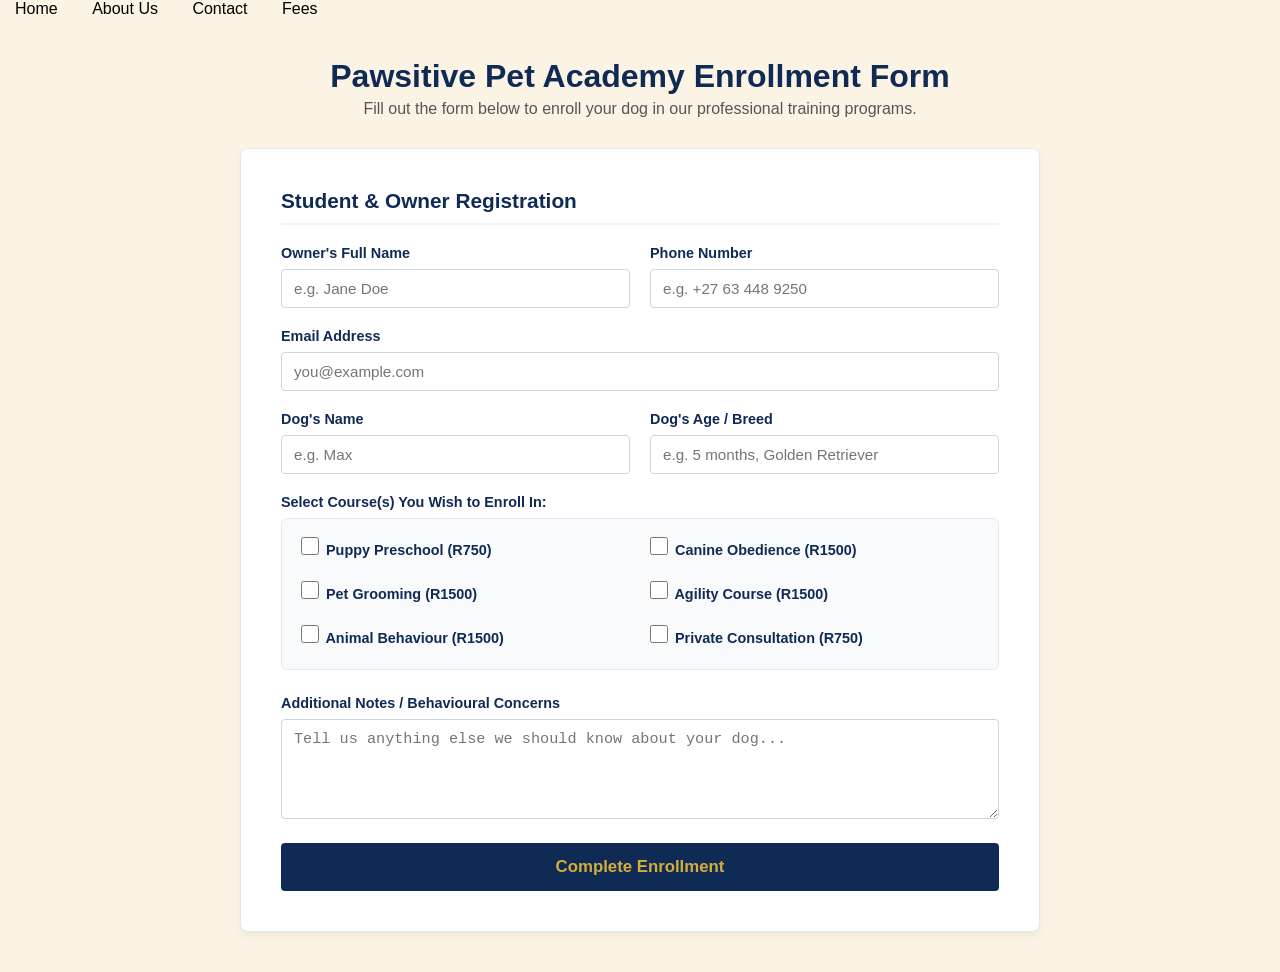
<file: html/enroll.html>
<!DOCTYPE html> 
<html>

  <head>
     <title>PAWSITIVE PET ACADEMY</title>

<style>


nav {
   gridcolumn: 2;
   justify-self: center;
   color: black;
}

body {
            background-color: #fbf3e4;
            font-family: Arial, sans-serif;
            margin: 0;
            padding: 0;
        }

     
        .enroll-container {
            max-width: 800px;
            margin: 40px auto;
            padding: 0 20px;
        }

        
        .enroll-header {
            text-align: center;
            margin-bottom: 30px;
        }

        .enroll-header h2 {
            color: #102a56;
            font-size: 2rem;
            margin-bottom: 5px;
        }

        .enroll-header p {
            color: #555;
            font-size: 1rem;
            margin: 0;
        }

       
        .enroll-form-box {
            background: #ffffff;
            padding: 40px;
            border-radius: 8px;
            box-shadow: 0 4px 6px rgba(0, 0, 0, 0.05);
            border: 1px solid #e2e8f0;
        }

        .enroll-form-box h3 {
            color: #102a56;
            margin-top: 0;
            margin-bottom: 20px;
            font-size: 1.3rem;
            border-bottom: 2px solid #f1f5f9;
            padding-bottom: 10px;
        }

        .form-group {
            margin-bottom: 20px;
        }

        .form-row {
            display: flex;
            gap: 20px;
        }

        .form-group.half {
            flex: 1;
        }

        .form-group label {
            display: block;
            color: #102a56;
            font-weight: 600;
            font-size: 0.9rem;
            margin-bottom: 8px;
        }

        .form-group input, 
        .form-group select,
        .form-group textarea {
            width: 100%;
            padding: 10px 12px;
            border: 1px solid #cbd5e1;
            border-radius: 4px;
            font-size: 0.95rem;
            box-sizing: border-box;
        }

        .form-group textarea {
            resize: vertical;
            height: 100px;
        }

        
        .course-checkbox-group {
            display: grid;
            grid-template-columns: 1fr 1fr;
            gap: 12px;
            background: #f8fafc;
            padding: 15px;
            border-radius: 6px;
            border: 1px solid #e2e8f0;
            margin-bottom: 25px;
        }

        .course-checkbox-item {
            display: flex;
            align-items: center;
            gap: 10px;
            font-size: 0.95krem;
            color: #333;
        }

        .course-checkbox-item input {
            width: 18px;
            height: 18px;
            accent-color: #102a56;
            cursor: pointer;
        }

        /* Submit Button Style */
        .submit-btn {
            background-color: #102a56;
                color: #d4af37;
            border: none;
            padding: 14px 25px;
            font-weight: bold;
            border-radius: 4px;
            cursor: pointer;
            font-size: 1.05rem;
            width: 100%;
            transition: opacity 0.2s;
        }

        .submit-btn:hover {
            opacity: 0.9;
        }


</style>



  </head>

 <body>

<nav style="margin: 0 auto;">
    <a href="index.html" style="margin: 0 15px; text-decoration: none; color: black; font-weight: 500;">Home</a>
    <a href="about us.html" style="margin: 0 15px; text-decoration: none; color: black; font-weight: 500;">About Us</a>
    <a href="contact.html" style="margin: 0 15px; text-decoration: none; color: black; font-weight: 500;">Contact</a>
    <a href="fees.html" style="margin: 0 15px; text-decoration: none; color: black; font-weight: 500;">Fees</a>

</nav>


<div class="enroll-container">
        
   <div class="enroll-header">
            <h2>Pawsitive Pet Academy Enrollment Form</h2>
            <p>Fill out the form below to enroll your dog in our professional training programs.</p>
   </div>

       
 <div class="enroll-form-box">
      <h3>Student & Owner Registration</h3>
            
            <form action="#" method="POST">
                
                
 <div class="form-row">
     <div class="form-group half">
     <label for="owner-name">Owner's Full Name</label>
      <input type="text" id="owner-name" name="owner-name" placeholder="e.g. Jane Doe" required>
  </div>

<div class="form-group half">
   <label for="phone">Phone Number</label>
   <input type="tel" id="phone" name="phone" placeholder="e.g. +27 63 448 9250" required>
  </div>
</div>

                
<div class="form-group">
   <label for="email">Email Address</label>
   <input type="email" id="email" name="email" placeholder="you@example.com" required>
</div>

               
                
<div class="form-row">
   <div class="form-group half">
   <label for="dog-name">Dog's Name</label>
   <input type="text" id="dog-name" name="dog-name" placeholder="e.g. Max" required>
 </div>
                    
<div class="form-group half">
   <label for="dog-age">Dog's Age / Breed</label>
   <input type="text" id="dog-age" name="dog-age" placeholder="e.g. 5 months, Golden Retriever" required>
  </div>
</div>

               
<div class="form-group">
   <label>Select Course(s) You Wish to Enroll In:</label>
   <div class="course-checkbox-group">
   <label class="course-checkbox-item">
   <input type="checkbox" name="courses" value="puppy-preschool"> Puppy Preschool (R750)
 </label>

                        
<label class="course-checkbox-item">
   <input type="checkbox" name="courses" value="obedience"> Canine Obedience (R1500)
</label>
                        

<label class="course-checkbox-item">
   <input type="checkbox" name="courses" value="grooming"> Pet Grooming (R1500)
</label>
                        

<label class="course-checkbox-item">
   <input type="checkbox" name="courses" value="agility"> Agility Course (R1500)
</label>
                        

<label class="course-checkbox-item">
   <input type="checkbox" name="courses" value="behaviour"> Animal Behaviour (R1500)
</label>
                        

<label class="course-checkbox-item">
   <input type="checkbox" name="courses" value="private"> Private Consultation (R750)
  </label>
 </div>
</div>

                
<div class="form-group">
   <label for="comments">Additional Notes / Behavioural Concerns</label>
   <textarea id="comments" name="comments" placeholder="Tell us anything else we should know about your dog..."></textarea>
</div>

                
<button type="submit" class="submit-btn">Complete Enrollment</button>
  </form>
</div>

 </div>

 </body>

</html>
</file>
<file: style.css>
:root{--green:#2f8f72;--green2:#176b59;--blue:#dceef4;--charcoal:#29343a;--mauve:#b58a9d;--white:#fff;--off:#f7faf9;--border:#dce6e4;--muted:#65736f;--shadow:0 12px 32px #29343a12;--radius:18px}
*{box-sizing:border-box}html{scroll-behavior:smooth}body{margin:0;font:16px/1.6 Arial,Helvetica,sans-serif;color:var(--charcoal);background:var(--white)}a{color:inherit}.site-header{display:flex;align-items:center;gap:24px;padding:16px clamp(18px,5vw,72px);background:#fff;border-bottom:1px solid var(--border);position:sticky;top:0;z-index:10}.brand{display:inline-flex;align-items:center;gap:10px;text-decoration:none;flex-shrink:0}.brand-mark{display:grid;place-items:center;width:42px;height:42px;border-radius:50%;background:var(--blue);font-size:23px}.brand-name{color:var(--green2);font-size:15px;font-weight:800;letter-spacing:1.3px;line-height:1.15}.brand-name small{display:block;font-size:9px;letter-spacing:2.8px;margin-top:4px}.main-nav{display:flex;align-items:center;justify-content:center;gap:clamp(12px,2.2vw,30px);margin-left:auto}.main-nav a{text-decoration:none;font-size:14px;font-weight:700;padding:8px 0;border-bottom:2px solid transparent}.main-nav a:hover,.main-nav a.active{color:var(--green2);border-color:var(--mauve)}.button{display:inline-flex;align-items:center;justify-content:center;padding:12px 22px;border:1px solid var(--green);border-radius:999px;background:var(--green);color:#fff;text-decoration:none;font:inherit;font-weight:700;cursor:pointer}.button:hover{background:var(--green2)}.button-small{padding:9px 16px;font-size:13px}.button-outline{background:transparent;color:var(--green2)}.button-outline:hover{color:#fff}.menu-toggle{display:none}.hero{display:grid;grid-template-columns:1.08fr .92fr;align-items:center;gap:clamp(30px,6vw,80px);padding:clamp(48px,7vw,92px) clamp(20px,8vw,120px);background:linear-gradient(120deg,var(--off),var(--blue))}.hero-copy{max-width:620px}.eyebrow{margin:0 0 10px;color:var(--green2);text-transform:uppercase;font-size:12px;font-weight:800;letter-spacing:2px}h1,h2,h3,p{margin-top:0}h1{font-size:clamp(2.4rem,5vw,4.5rem);line-height:1.06;letter-spacing:-1.8px;margin-bottom:22px}h2{line-height:1.2;letter-spacing:-.5px}.hero-copy>p:not(.eyebrow):not(.hero-note){max-width:550px;font-size:18px;color:#4e5e5a}.hero-actions{display:flex;flex-wrap:wrap;gap:12px;margin-top:28px}.hero-note{margin:24px 0 0;font-size:13px;color:var(--muted)}.hero-art{min-height:340px;position:relative;display:flex;align-items:center;justify-content:center;overflow:hidden;border-radius:36px;background:var(--green2);box-shadow:var(--shadow)}.hero-art:before,.hero-art:after{content:"";position:absolute;border:1px solid #ffffff55;border-radius:50%;width:260px;height:260px}.hero-art:after{width:350px;height:350px}.sun{position:absolute;width:100px;height:100px;top:35px;right:50px;background:var(--mauve);border-radius:50%}.pet-emoji{z-index:1;font-size:clamp(100px,15vw,180px);filter:drop-shadow(0 10px 5px #0002)}.pet-emoji.cat{font-size:clamp(65px,9vw,110px);transform:translateY(30px)}.art-label{position:absolute;z-index:2;bottom:22px;left:22px;right:22px;padding:12px;text-align:center;color:#fff;background:#29343a66;border:1px solid #ffffff40;border-radius:999px;font-weight:700}.section{padding:72px clamp(20px,7vw,100px)}.section-heading{max-width:720px;margin:0 auto 32px;text-align:center}.section-heading h2{font-size:clamp(1.8rem,3vw,2.6rem);margin-bottom:10px}.section-heading>p:last-child{color:var(--muted)}.course-grid{display:grid;grid-template-columns:repeat(3,minmax(0,1fr));gap:20px}.course-card,.info-card{padding:25px;border:1px solid var(--border);border-radius:var(--radius);background:#fff;box-shadow:var(--shadow)}.course-card{display:flex;flex-direction:column;align-items:flex-start;min-height:225px}.course-symbol,.card-symbol{display:grid;place-items:center;width:48px;height:48px;margin-bottom:16px;border-radius:15px;background:var(--blue);color:var(--green2);font-size:24px}.course-card h3,.info-card h3{margin-bottom:8px;font-size:18px}.course-card p,.info-card p{color:var(--muted);font-size:14px}.course-meta{display:flex;flex-wrap:wrap;gap:8px;margin:auto 0 14px;font-size:12px;font-weight:700}.course-meta span{padding:5px 9px;background:var(--off);border-radius:999px}.text-link{color:var(--green2);font-weight:800;text-underline-offset:3px}.center{text-align:center;margin-top:30px}.values-band{display:grid;grid-template-columns:repeat(3,1fr);gap:20px;padding:42px clamp(20px,7vw,100px);background:var(--green2);color:#fff;text-align:center}.value-icon{color:var(--blue);font-size:28px}.values-band h3{margin:8px 0}.values-band p{margin:0;color:#e2eeea;font-size:14px}.callout{display:flex;align-items:center;justify-content:space-between;gap:28px;background:var(--blue)}.callout h2{max-width:650px;margin:0;font-size:clamp(1.6rem,3vw,2.3rem)}.page-hero{padding:64px 20px;text-align:center;background:linear-gradient(120deg,var(--off),var(--blue))}.page-hero h1{font-size:clamp(2.3rem,4vw,3.5rem);margin-bottom:14px}.page-hero>p:last-child{max-width:650px;margin:auto;color:var(--muted)}.split-section{display:grid;grid-template-columns:1.2fr .8fr;align-items:center;gap:50px}.split-section p{color:#52615d}.illustration-card{min-height:300px;display:flex;flex-direction:column;justify-content:center;align-items:center;padding:35px;text-align:center;background:var(--green2);color:#fff;border-radius:28px}.large-paw{font-size:88px}.illustration-card h3{margin:15px 0 6px}.illustration-card p{color:var(--blue);margin:0}.soft-section{background:var(--off)}.three-grid{display:grid;grid-template-columns:repeat(3,1fr);gap:20px}.fine-print,.muted{color:var(--muted);font-size:13px}.fine-print{text-align:center;margin-top:25px}.course-detail-layout{display:grid;grid-template-columns:260px 1fr;align-items:start;gap:28px}.detail-picker,.detail-panel,.calculator-card,.summary-card,.contact-form{padding:26px;border:1px solid var(--border);border-radius:var(--radius);background:#fff;box-shadow:var(--shadow)}.detail-picker label,.contact-form label{display:block;margin-bottom:7px;font-size:13px;font-weight:800}select,input,textarea{width:100%;border:1px solid #cbd8d5;border-radius:10px;padding:12px 13px;color:var(--charcoal);background:#fff;font:inherit}select:focus,input:focus,textarea:focus{outline:3px solid #2f8f7230;border-color:var(--green)}.detail-panel p,.detail-panel li{color:#52615d}.detail-price{display:inline-block;margin:8px 0 18px;padding:8px 12px;color:var(--green2);background:var(--blue);border-radius:999px;font-weight:800}.calculator-layout{display:grid;grid-template-columns:1.3fr .7fr;gap:25px;align-items:start}.fee-options{display:grid;gap:10px;margin-top:22px}.fee-option{display:grid;grid-template-columns:auto 1fr auto;align-items:center;gap:12px;padding:13px;border:1px solid var(--border);border-radius:12px;cursor:pointer}.fee-option:has(input:checked){border-color:var(--green);background:var(--off)}.fee-option input{width:18px;height:18px;accent-color:var(--green)}.fee-option strong,.fee-option small{display:block}.fee-option strong,.fee-option .price{font-size:14px}.fee-option small{color:var(--muted)}.fee-option .price{font-weight:800;white-space:nowrap}.summary-card{background:var(--off)}.fee-summary{margin:24px 0}.fee-summary div{display:flex;justify-content:space-between;gap:15px;padding:10px 0;border-bottom:1px solid var(--border)}.fee-summary dt{color:var(--muted)}.fee-summary dd{margin:0;font-weight:800;text-align:right}.fee-summary .total-row{margin-top:8px;padding-top:17px;border-top:2px solid var(--green);border-bottom:0;font-size:17px}.discount-note{padding:12px;border-radius:10px;background:var(--blue);font-size:12px}.full-width{width:100%}.contact-layout{display:grid;grid-template-columns:.85fr 1.15fr;gap:45px;align-items:start}.contact-copy>p{color:var(--muted)}.contact-detail{display:flex;gap:14px;margin-top:24px}.contact-detail>span{display:grid;place-items:center;width:40px;height:40px;flex-shrink:0;border-radius:12px;color:var(--green2);background:var(--blue);font-size:20px}.contact-detail p{margin:3px 0 0;color:var(--muted);font-size:14px}.contact-form label{margin-top:15px}.contact-form label:first-child{margin-top:0}.contact-form textarea{resize:vertical}.contact-form button{margin-top:18px}.form-feedback{margin:12px 0 0;color:var(--green2);font-weight:700;font-size:13px}.site-footer{display:flex;flex-wrap:wrap;align-items:center;justify-content:space-between;gap:20px;padding:26px clamp(20px,5vw,72px);color:#fff;background:var(--charcoal)}.footer-brand .brand-name{color:#fff}.site-footer p,.site-footer>span{margin:0;color:#e0e7e5;font-size:12px}
@media(max-width:900px){.site-header{gap:12px;flex-wrap:wrap}.menu-toggle{display:block;margin-left:auto;border:1px solid var(--border);border-radius:9px;padding:8px 12px;background:#fff;font:inherit}.main-nav{display:none;order:4;flex-basis:100%;flex-direction:column;align-items:stretch;gap:0;margin:0;padding-top:8px}.main-nav.open{display:flex}.main-nav a{padding:11px 4px;border-bottom:1px solid var(--border)}.header-cta{display:none}.hero{grid-template-columns:1fr}.hero-art{min-height:270px}.course-grid{grid-template-columns:repeat(2,minmax(0,1fr))}.calculator-layout,.contact-layout{grid-template-columns:1fr}}
@media(max-width:620px){.site-header{padding:12px 16px}.brand-mark{width:36px;height:36px}.brand-name{font-size:13px}.hero{padding:42px 20px}.hero-actions{flex-direction:column;align-items:stretch}.section{padding:48px 18px}.course-grid,.three-grid,.values-band,.split-section,.course-detail-layout{grid-template-columns:1fr}.course-card{min-height:0}.values-band{gap:8px}.callout{align-items:flex-start;flex-direction:column}.page-hero{padding:48px 18px}.detail-picker,.detail-panel,.calculator-card,.summary-card,.contact-form{padding:20px}.fee-option{grid-template-columns:auto 1fr}.fee-option .price{grid-column:2}.site-footer{align-items:flex-start;flex-direction:column}}
</file>
